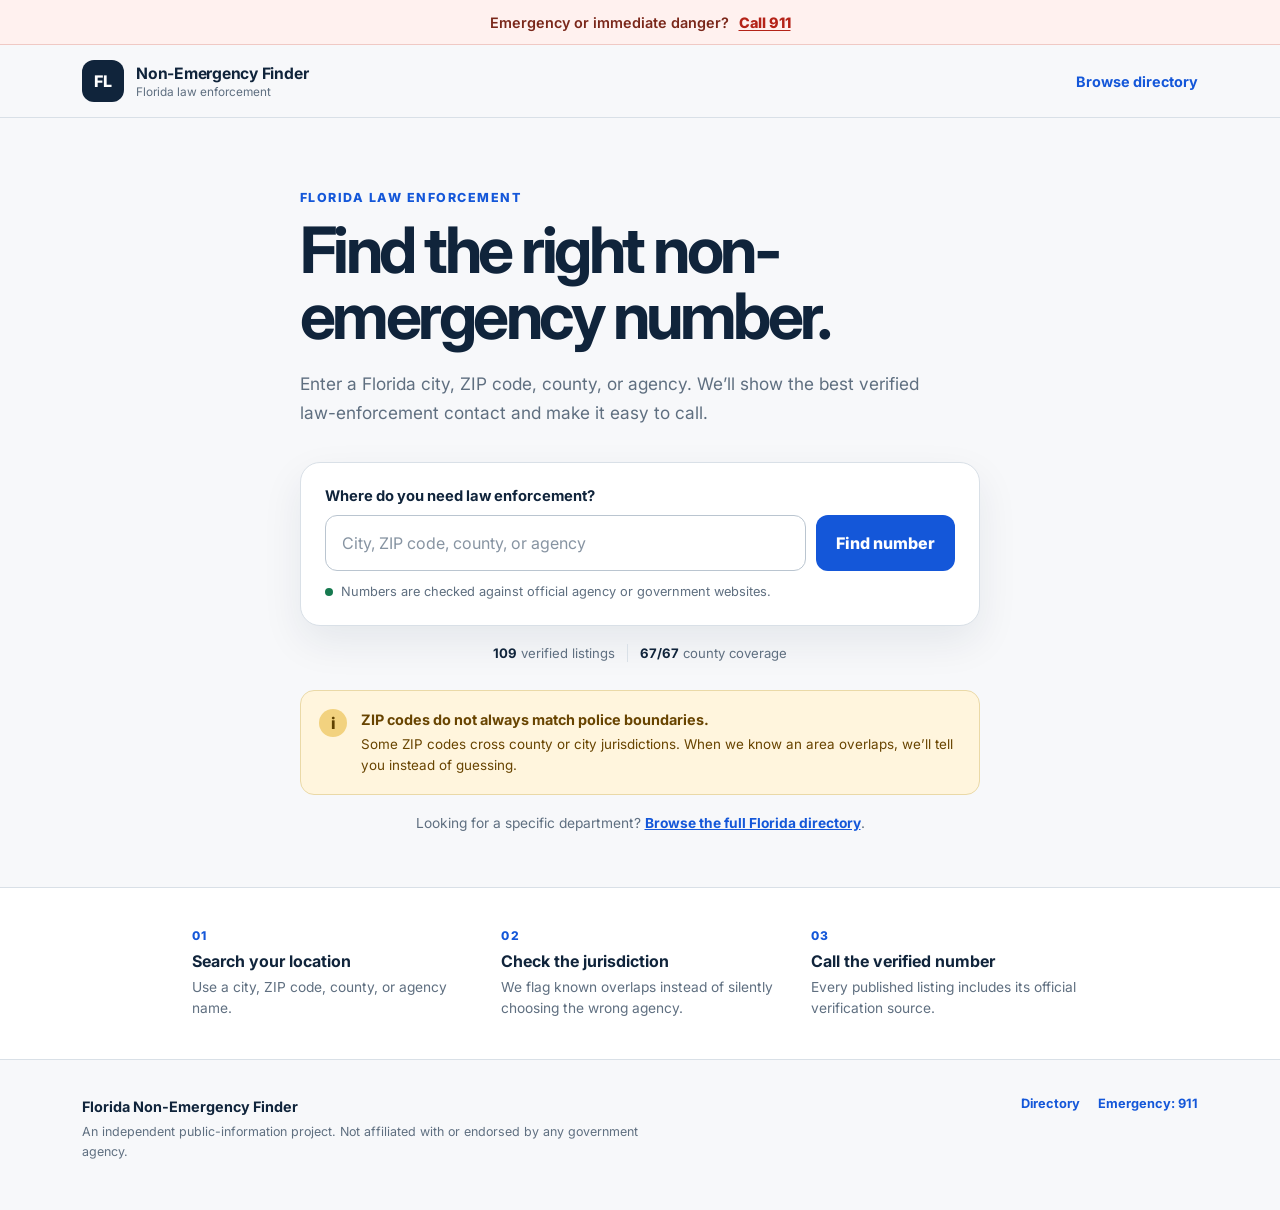
<file: index.html>
<!doctype html>
<html lang="en">
<head>
  <meta charset="utf-8">
  <meta name="viewport" content="width=device-width, initial-scale=1, viewport-fit=cover">
  <meta name="theme-color" content="#f7f8fa">
  <meta name="description" content="Find independently verified Florida law-enforcement non-emergency phone numbers by city, ZIP code, county, or agency.">
  <title>Florida Non-Emergency Finder</title>
  <link rel="preconnect" href="https://fonts.googleapis.com">
  <link rel="preconnect" href="https://fonts.gstatic.com" crossorigin>
  <link href="https://fonts.googleapis.com/css2?family=Inter:wght@400;500;600;700;800&display=swap" rel="stylesheet">
  <link rel="stylesheet" href="styles.css">
</head>
<body class="finder-page">
  <div class="emergency-banner" role="note">
    <div class="emergency-inner">
      <span>Emergency or immediate danger?</span>
      <a href="tel:911">Call 911</a>
    </div>
  </div>

  <header class="site-header">
    <div class="header-inner">
      <a class="brand" href="./" aria-label="Florida Non-Emergency Finder home">
        <span class="brand-mark" aria-hidden="true">FL</span>
        <span class="brand-copy">
          <strong>Non-Emergency Finder</strong>
          <small>Florida law enforcement</small>
        </span>
      </a>
      <a class="header-link" href="directory/">Browse directory</a>
    </div>
  </header>

  <main>
    <section id="finderIntro" class="finder-intro">
      <div class="utility-container">
        <p class="eyebrow">Florida law enforcement</p>
        <h1>Find the right non-emergency number.</h1>
        <p class="intro-copy">Enter a Florida city, ZIP code, county, or agency. We’ll show the best verified law-enforcement contact and make it easy to call.</p>

        <form id="searchForm" class="finder-search" role="search">
          <label for="searchInput">Where do you need law enforcement?</label>
          <div class="search-row">
            <input id="searchInput" name="q" type="search" inputmode="search" autocomplete="postal-code" placeholder="City, ZIP code, county, or agency" aria-describedby="searchHelp">
            <button type="submit">Find number</button>
          </div>
          <p id="searchHelp" class="search-help">
            <span class="verification-dot" aria-hidden="true"></span>
            Numbers are checked against official agency or government websites.
          </p>
        </form>

        <div class="finder-stats" aria-live="polite">
          <span><strong id="directoryCount">Loading…</strong> verified listings</span>
          <span class="stat-divider" aria-hidden="true"></span>
          <span><strong id="countyCoverage">Loading…</strong> county coverage</span>
        </div>

        <div class="jurisdiction-tip">
          <div class="tip-icon" aria-hidden="true">i</div>
          <div>
            <strong>ZIP codes do not always match police boundaries.</strong>
            <p>Some ZIP codes cross county or city jurisdictions. When we know an area overlaps, we’ll tell you instead of guessing.</p>
          </div>
        </div>

        <p class="directory-link-line">Looking for a specific department? <a href="directory/">Browse the full Florida directory</a>.</p>
      </div>
    </section>

    <section id="resultState" class="result-state" hidden aria-live="polite" aria-atomic="false">
      <div class="utility-container">
        <button type="button" id="backToSearch" class="back-link">← Search another location</button>
        <div class="result-heading">
          <p class="eyebrow">Search result</p>
          <h2 id="resultTitle">Your non-emergency contact</h2>
        </div>
        <div id="resultNotice"></div>
        <div id="resultCards" class="focused-results"></div>
      </div>
    </section>

    <section id="supportSection" class="support-section">
      <div class="support-grid">
        <article>
          <span class="support-number">01</span>
          <h2>Search your location</h2>
          <p>Use a city, ZIP code, county, or agency name.</p>
        </article>
        <article>
          <span class="support-number">02</span>
          <h2>Check the jurisdiction</h2>
          <p>We flag known overlaps instead of silently choosing the wrong agency.</p>
        </article>
        <article>
          <span class="support-number">03</span>
          <h2>Call the verified number</h2>
          <p>Every published listing includes its official verification source.</p>
        </article>
      </div>
    </section>
  </main>

  <footer class="site-footer">
    <div class="footer-inner">
      <div>
        <strong>Florida Non-Emergency Finder</strong>
        <p>An independent public-information project. Not affiliated with or endorsed by any government agency.</p>
      </div>
      <div class="footer-links">
        <a href="directory/">Directory</a>
        <a href="tel:911">Emergency: 911</a>
      </div>
    </div>
  </footer>

  <script src="data/agencies.js"></script>
  <script src="data/agencies-expanded.js"></script>
  <script src="data/county-completion.js"></script>
  <script src="data/municipal-extra.js"></script>
  <script src="data/major-municipal.js"></script>
  <script src="app.js"></script>
</body>
</html>
</file>
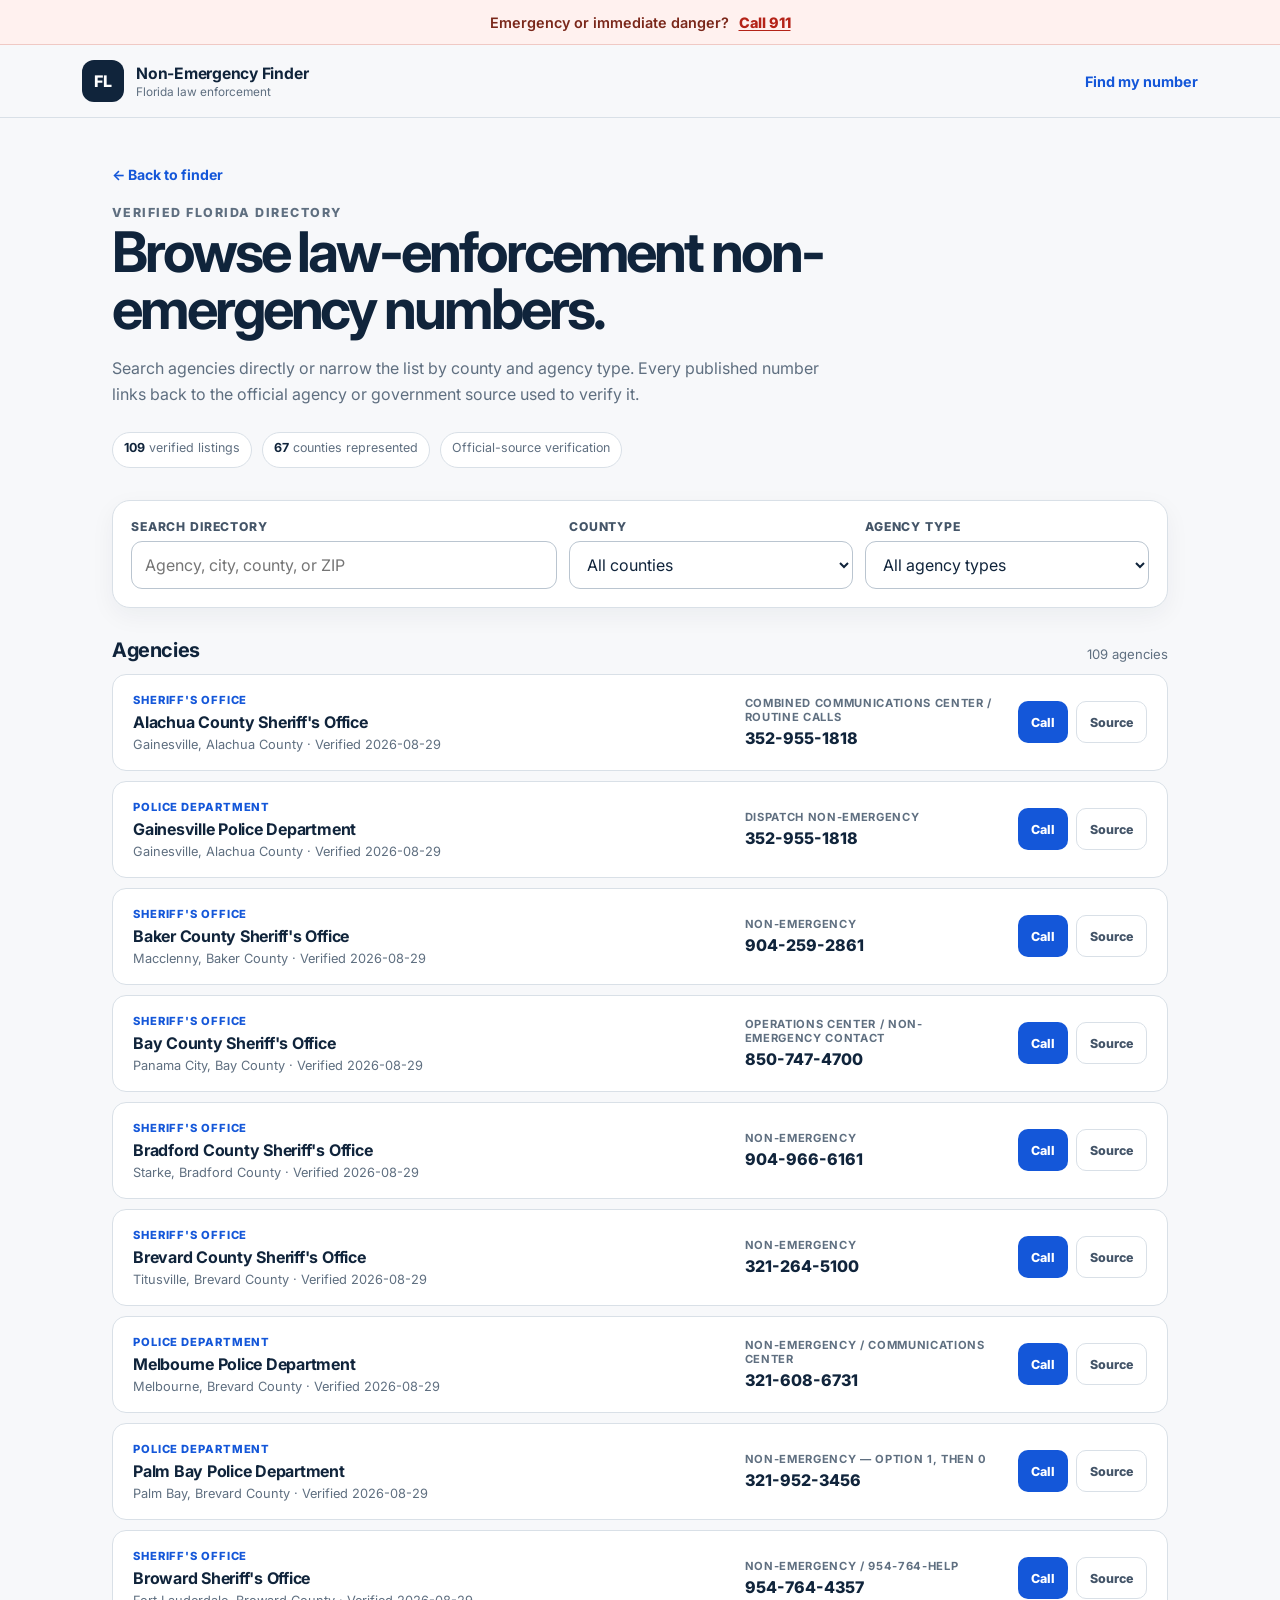
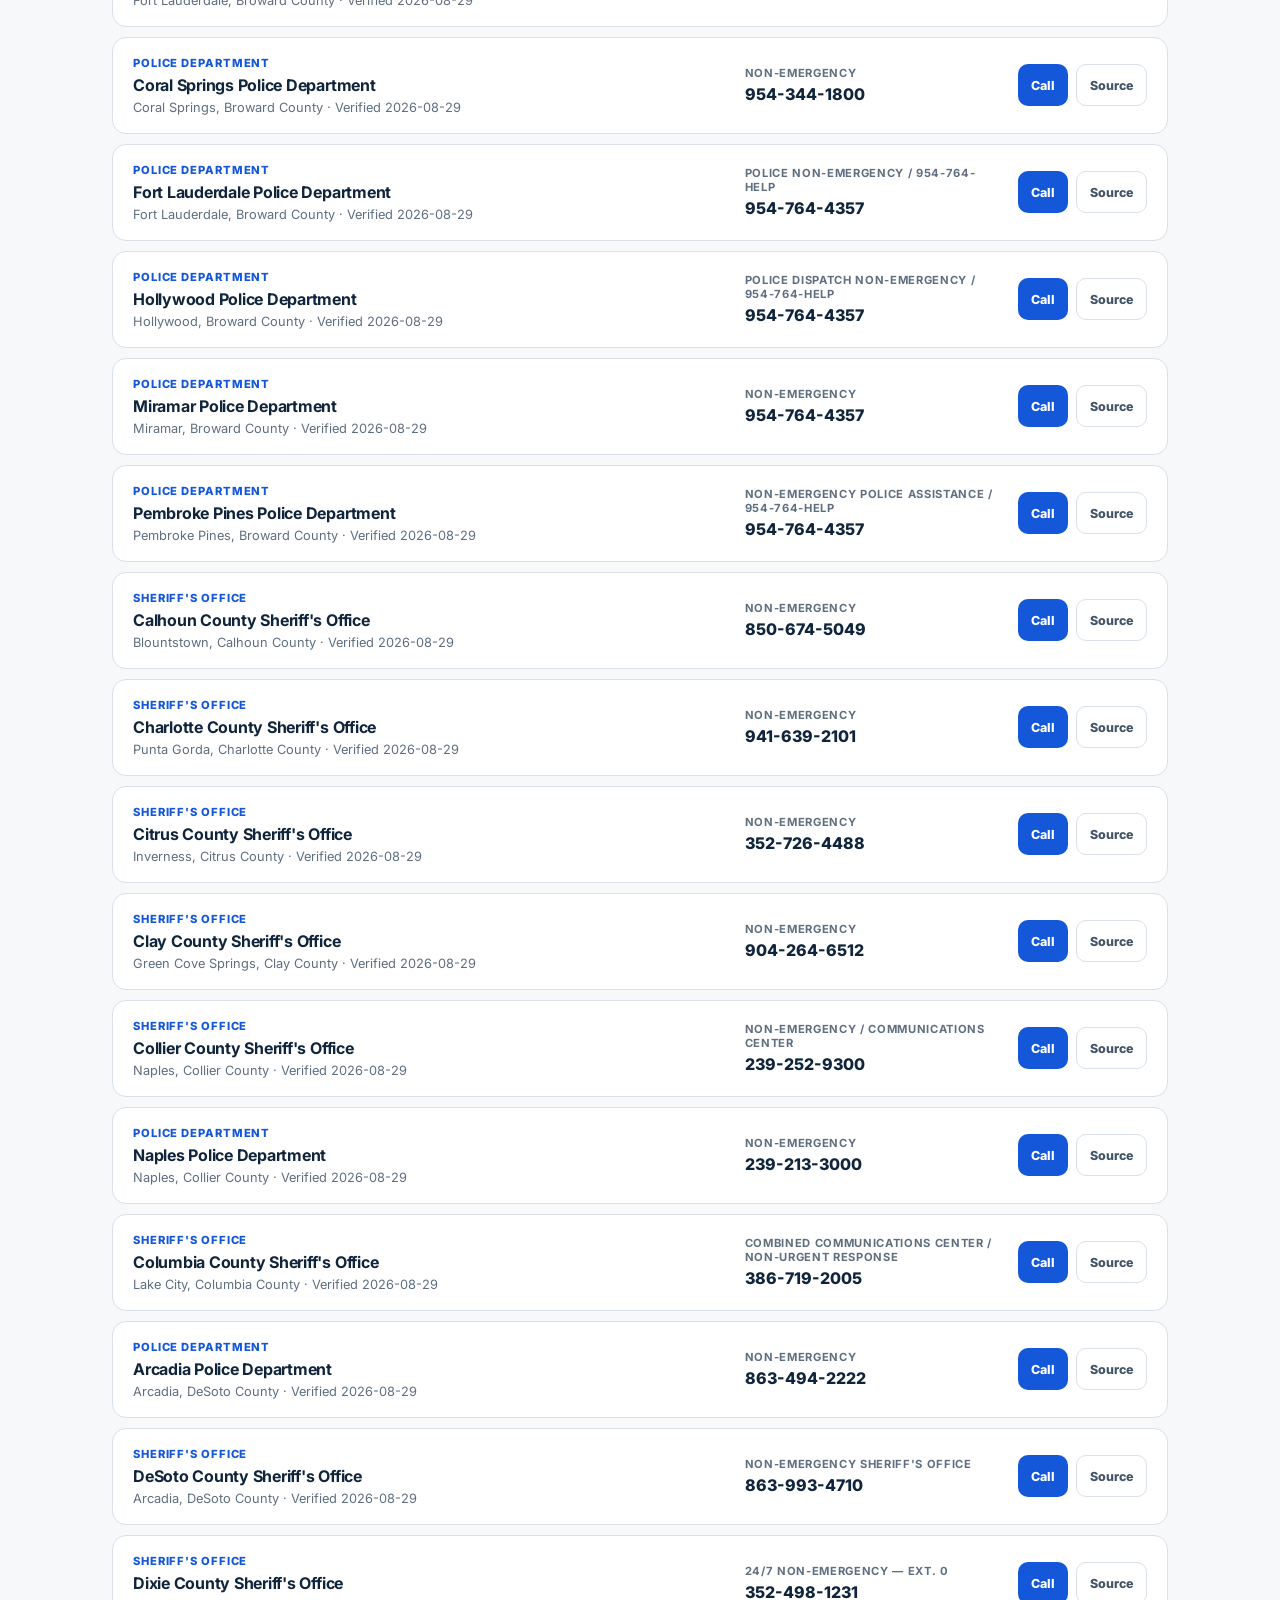
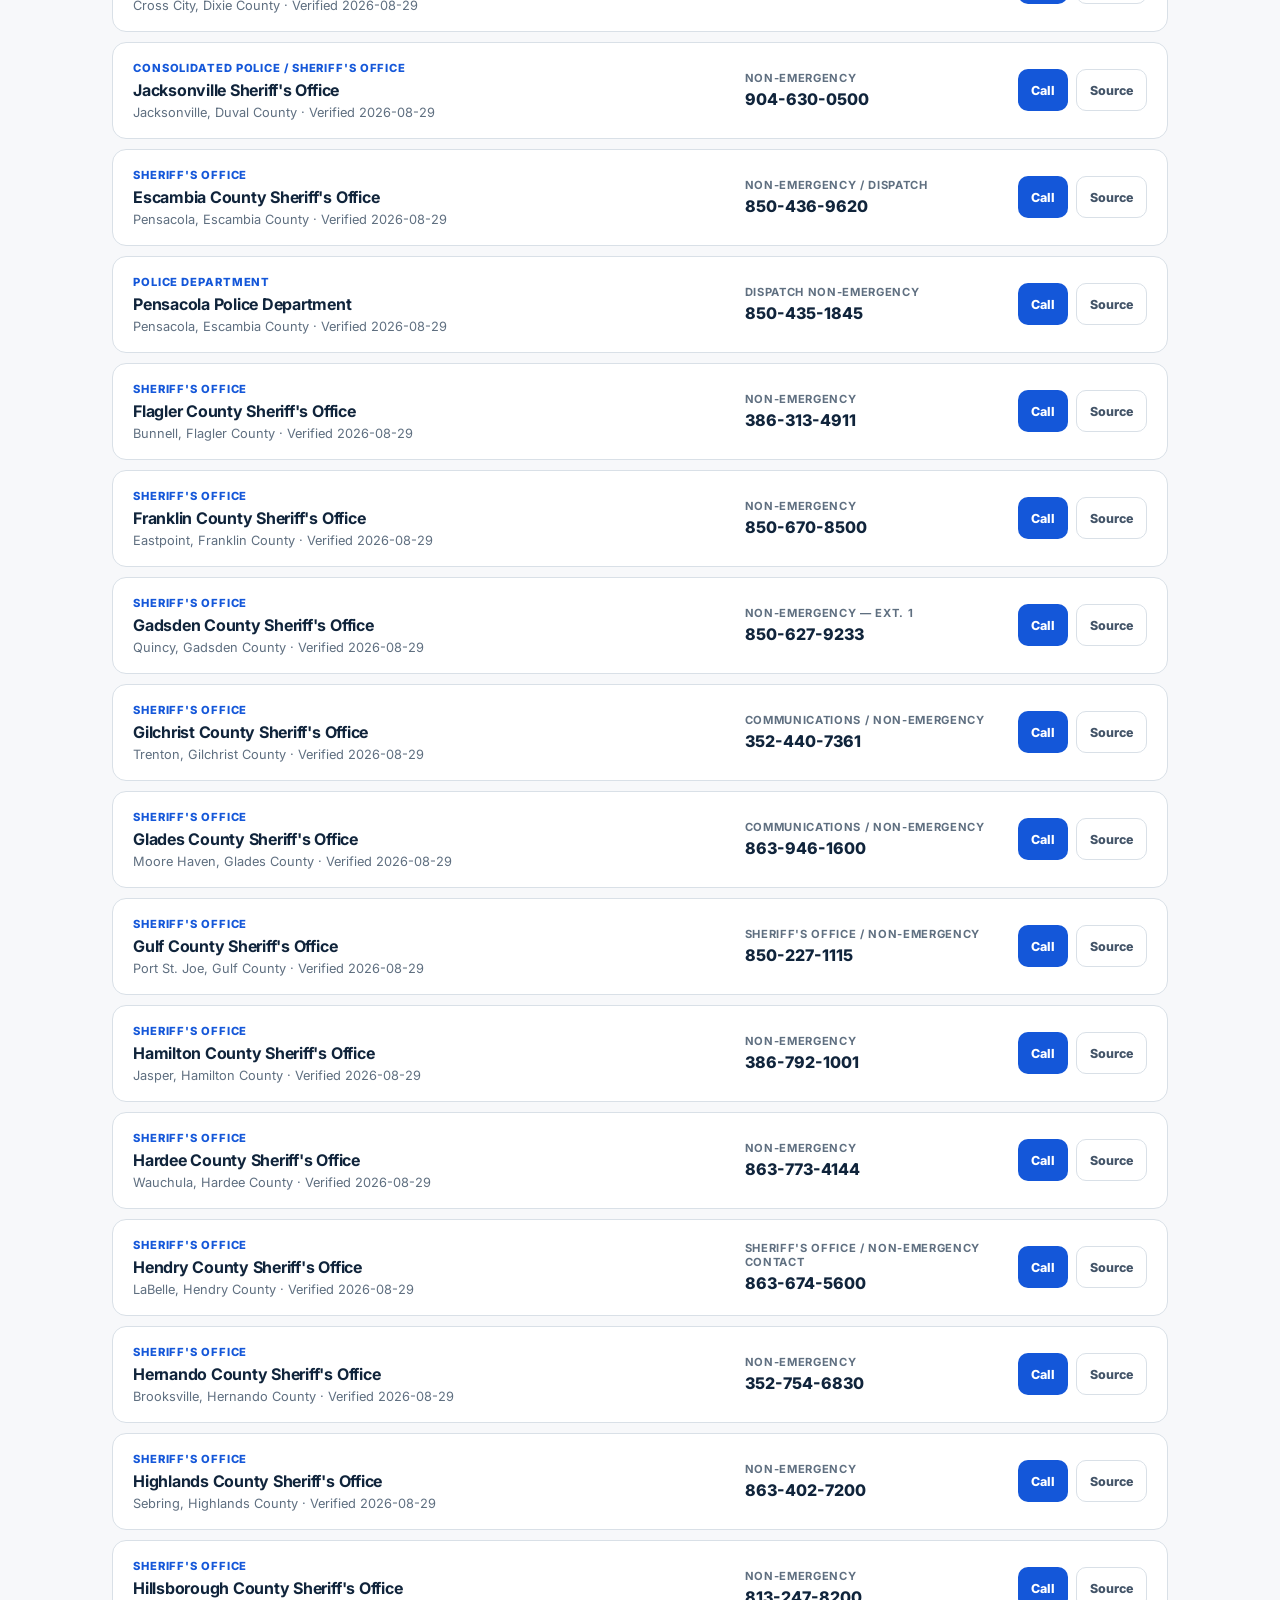
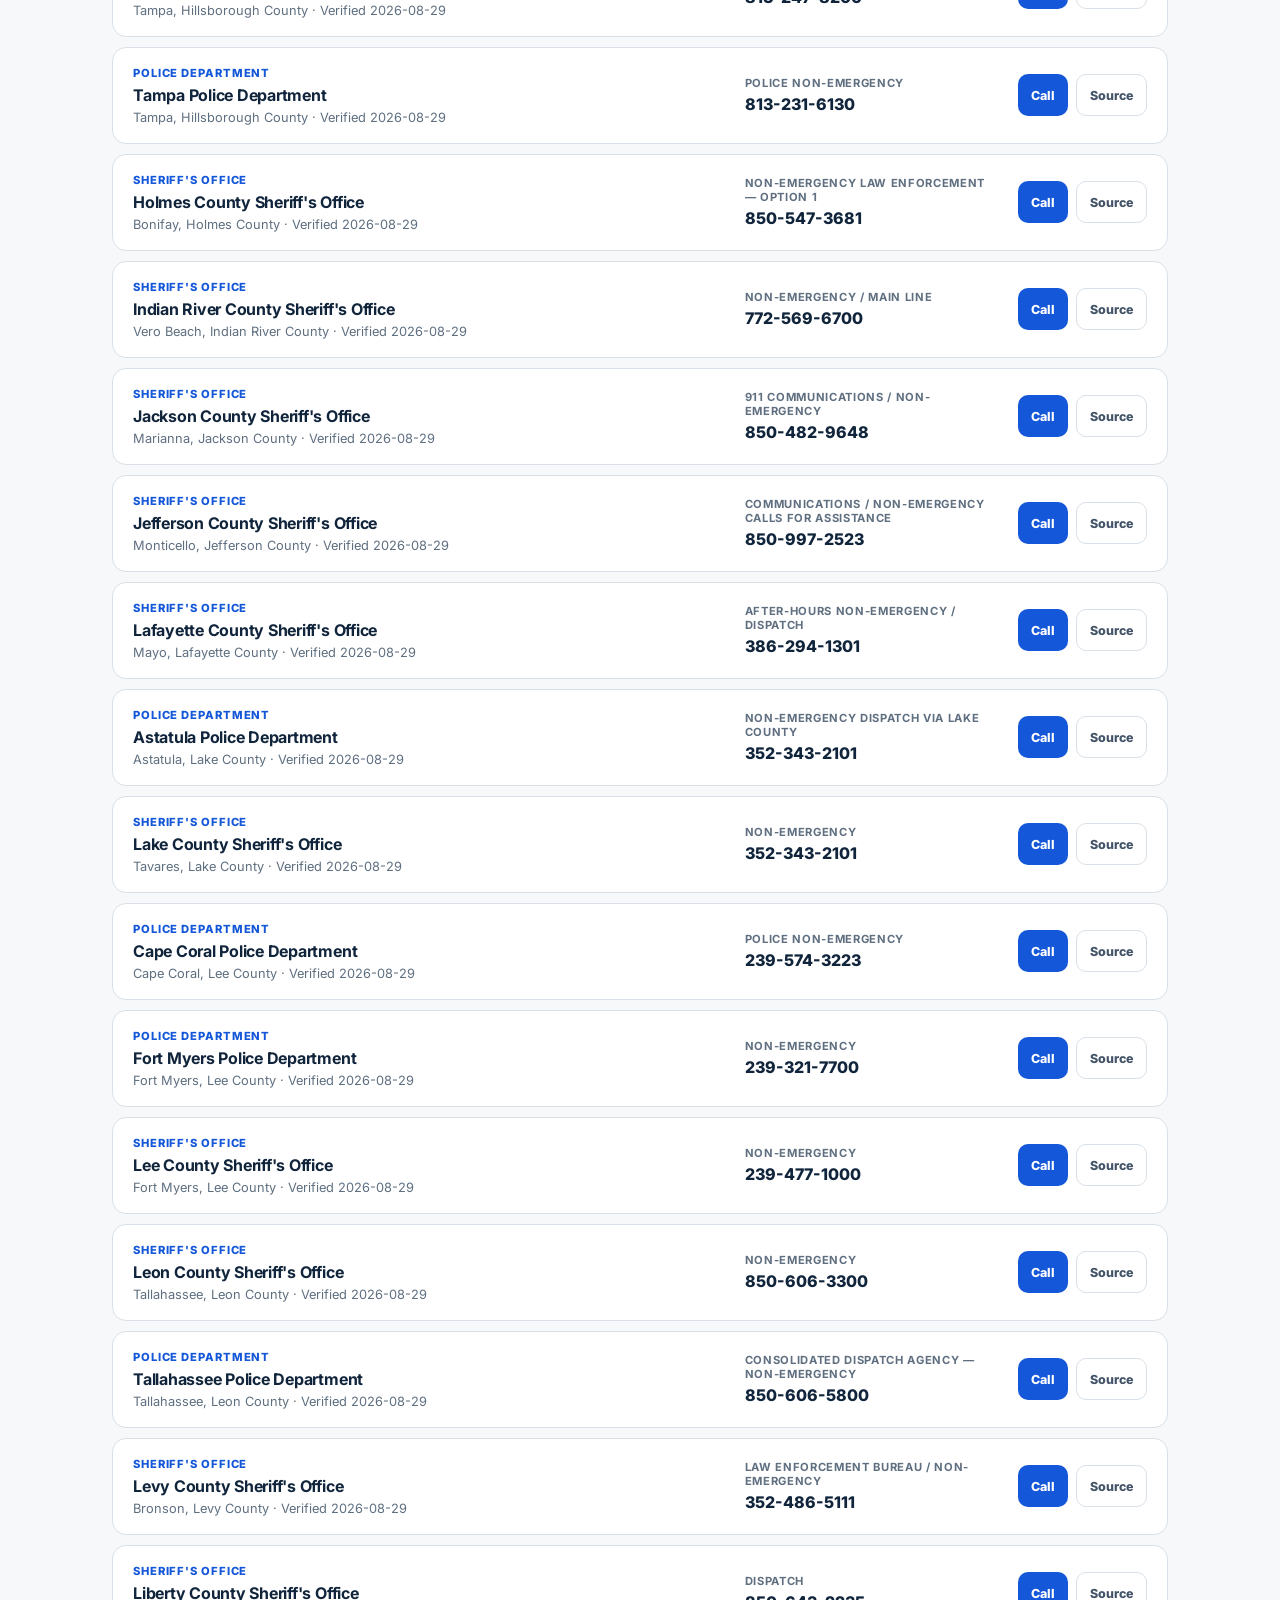
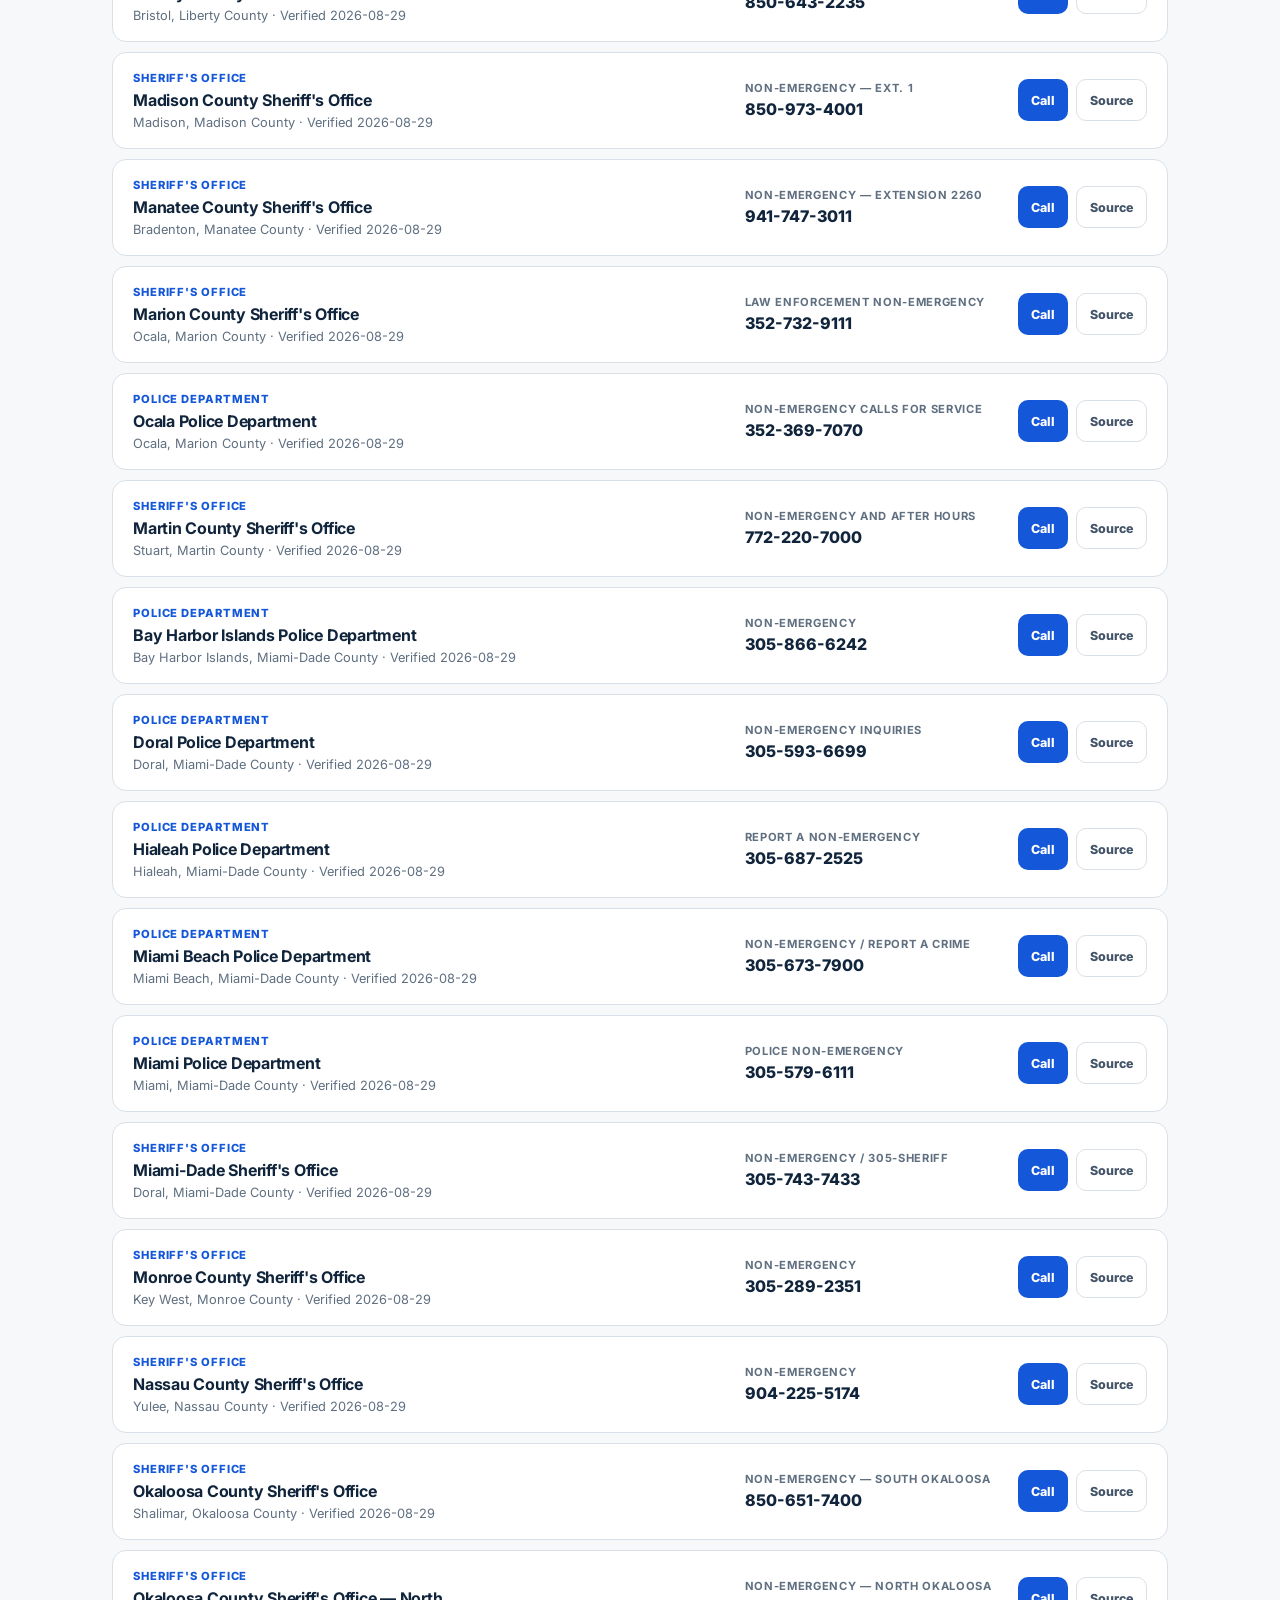
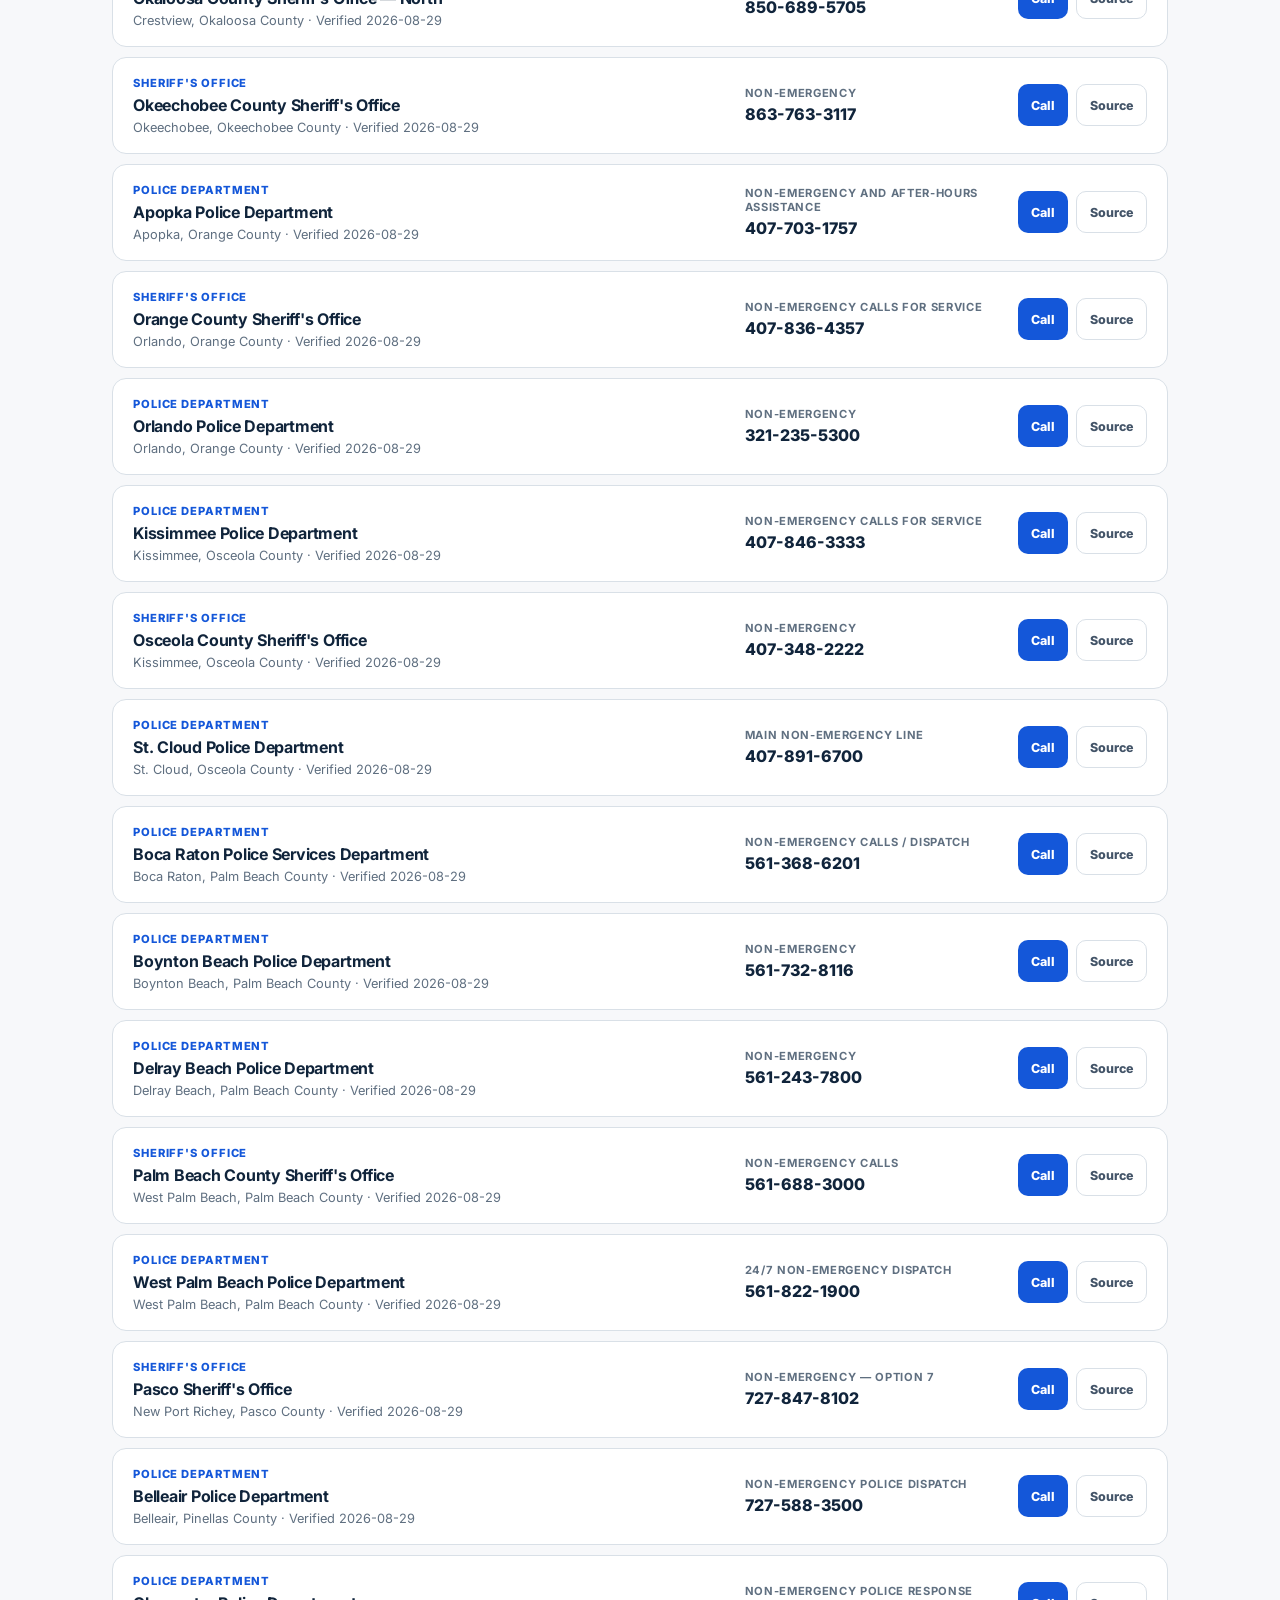
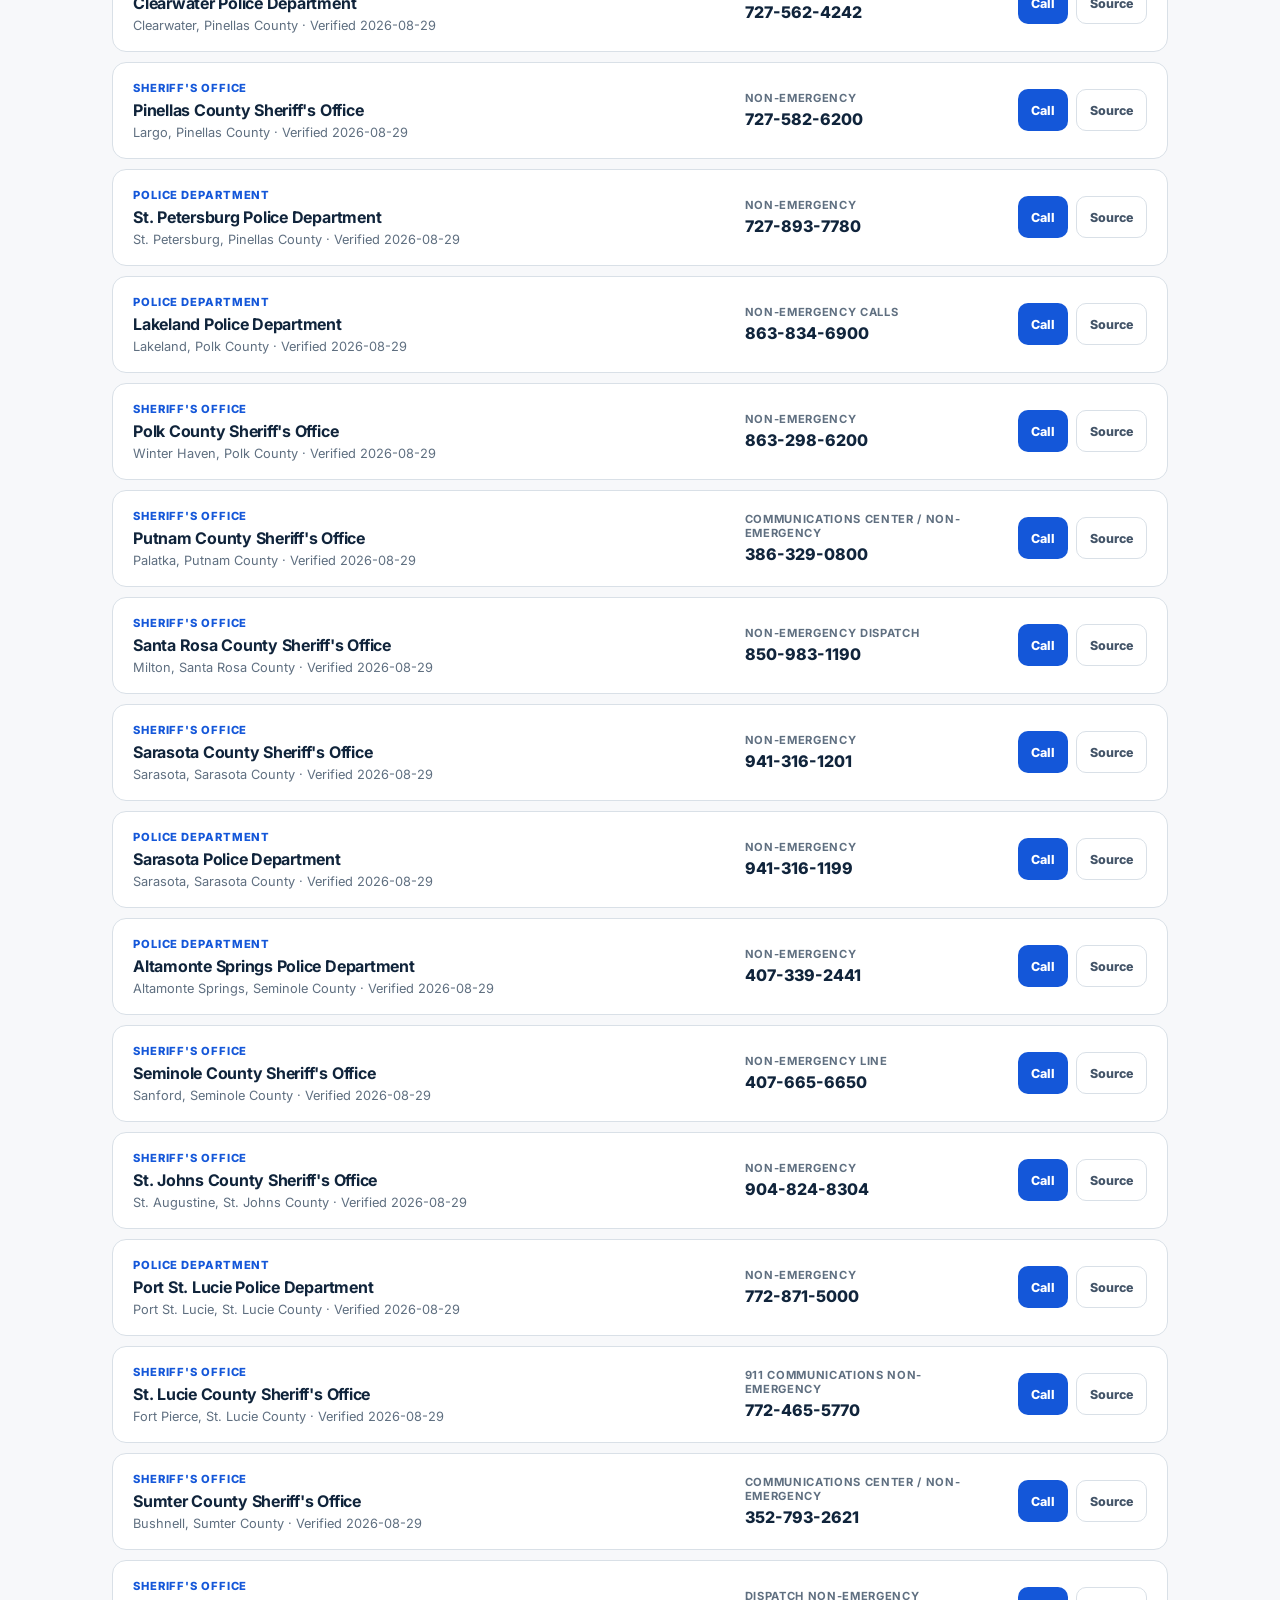
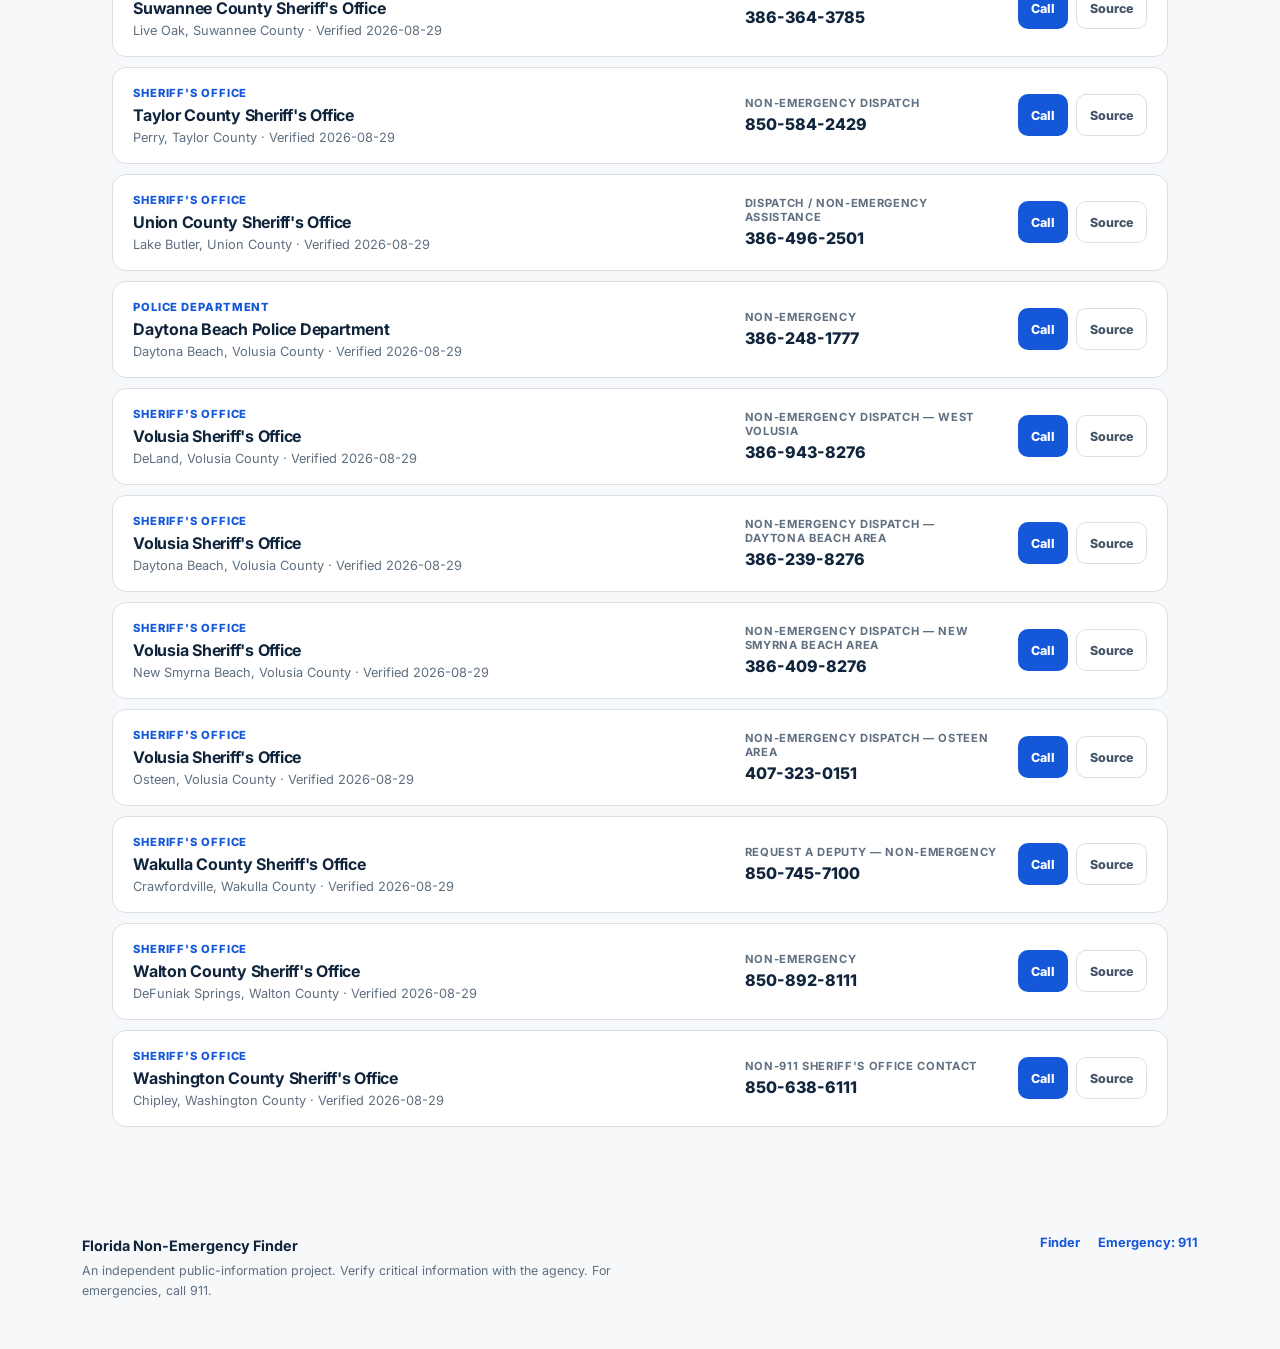
<file: directory/index.html>
<!doctype html>
<html lang="en">
<head>
  <meta charset="utf-8">
  <meta name="viewport" content="width=device-width, initial-scale=1, viewport-fit=cover">
  <meta name="theme-color" content="#f7f8fa">
  <meta name="description" content="Browse verified Florida law-enforcement non-emergency phone numbers by county and agency type.">
  <title>Florida Law Enforcement Directory</title>
  <link rel="preconnect" href="https://fonts.googleapis.com">
  <link rel="preconnect" href="https://fonts.gstatic.com" crossorigin>
  <link href="https://fonts.googleapis.com/css2?family=Inter:wght@400;500;600;700;800&display=swap" rel="stylesheet">
  <link rel="stylesheet" href="../styles.css">
</head>
<body class="directory-page">
  <div class="emergency-banner" role="note">
    <div class="emergency-inner">
      <span>Emergency or immediate danger?</span>
      <a href="tel:911">Call 911</a>
    </div>
  </div>

  <header class="site-header">
    <div class="header-inner">
      <a class="brand" href="../" aria-label="Florida Non-Emergency Finder home">
        <span class="brand-mark" aria-hidden="true">FL</span>
        <span class="brand-copy">
          <strong>Non-Emergency Finder</strong>
          <small>Florida law enforcement</small>
        </span>
      </a>
      <a class="header-link" href="../">Find my number</a>
    </div>
  </header>

  <main>
    <div class="directory-shell">
      <div class="directory-topline">
        <a class="directory-back" href="../">← Back to finder</a>
      </div>

      <section class="directory-heading">
        <p class="eyebrow">Verified Florida directory</p>
        <h1>Browse law-enforcement non-emergency numbers.</h1>
        <p>Search agencies directly or narrow the list by county and agency type. Every published number links back to the official agency or government source used to verify it.</p>
      </section>

      <div class="directory-summary-bar" aria-live="polite">
        <span class="summary-chip"><strong id="directoryListingCount">—</strong> verified listings</span>
        <span class="summary-chip"><strong id="directoryCountyCount">—</strong> counties represented</span>
        <span class="summary-chip">Official-source verification</span>
      </div>

      <section class="directory-controls" aria-label="Directory search and filters">
        <div class="control-group">
          <label for="directorySearch">Search directory</label>
          <input id="directorySearch" type="search" placeholder="Agency, city, county, or ZIP">
        </div>
        <div class="control-group">
          <label for="countyFilter">County</label>
          <select id="countyFilter"><option value="">All counties</option></select>
        </div>
        <div class="control-group">
          <label for="typeFilter">Agency type</label>
          <select id="typeFilter"><option value="">All agency types</option></select>
        </div>
      </section>

      <section aria-live="polite">
        <div class="directory-results-header">
          <h2>Agencies</h2>
          <span id="directoryResultCount"></span>
        </div>
        <div id="directoryResults" class="directory-list"></div>
      </section>
    </div>
  </main>

  <footer class="site-footer">
    <div class="footer-inner">
      <div>
        <strong>Florida Non-Emergency Finder</strong>
        <p>An independent public-information project. Verify critical information with the agency. For emergencies, call 911.</p>
      </div>
      <div class="footer-links">
        <a href="../">Finder</a>
        <a href="tel:911">Emergency: 911</a>
      </div>
    </div>
  </footer>

  <script src="../data/agencies.js"></script>
  <script src="../data/agencies-expanded.js"></script>
  <script src="../data/county-completion.js"></script>
  <script src="../data/municipal-extra.js"></script>
  <script src="../data/major-municipal.js"></script>
  <script src="directory.js"></script>
</body>
</html>
</file>
<file: styles.css>
:root{
  --page:#f7f8fa;
  --surface:#ffffff;
  --surface-soft:#f1f4f7;
  --ink:#10243b;
  --muted:#5f6f80;
  --line:#d9e0e7;
  --blue:#1457d9;
  --blue-dark:#0d45b2;
  --blue-soft:#edf3ff;
  --green:#16794f;
  --green-soft:#eaf7f0;
  --amber:#9a5b00;
  --amber-soft:#fff5dd;
  --red:#b42318;
  --red-soft:#fff1ef;
  --shadow:0 16px 40px rgba(16,36,59,.08);
  --radius:18px;
}

*{box-sizing:border-box}
html{scroll-behavior:smooth}
body{
  margin:0;
  min-height:100vh;
  background:var(--page);
  color:var(--ink);
  font-family:Inter,system-ui,-apple-system,BlinkMacSystemFont,"Segoe UI",sans-serif;
  -webkit-font-smoothing:antialiased;
}
a{color:inherit}
button,input,select{font:inherit}
button,a{-webkit-tap-highlight-color:transparent}

.emergency-banner{
  background:var(--red-soft);
  border-bottom:1px solid #f0c9c4;
  color:#7a271a;
}
.emergency-inner{
  max-width:1180px;
  margin:0 auto;
  min-height:44px;
  padding:8px 32px;
  display:flex;
  align-items:center;
  justify-content:center;
  gap:10px;
  font-size:.9rem;
  font-weight:600;
}
.emergency-inner a{
  color:var(--red);
  font-weight:800;
  text-decoration:underline;
  text-underline-offset:2px;
}

.site-header{
  background:rgba(247,248,250,.96);
  border-bottom:1px solid var(--line);
  position:sticky;
  top:0;
  z-index:20;
  backdrop-filter:blur(12px);
}
.header-inner{
  max-width:1180px;
  min-height:72px;
  margin:0 auto;
  padding:0 32px;
  display:flex;
  align-items:center;
  justify-content:space-between;
  gap:24px;
}
.brand{
  display:flex;
  align-items:center;
  gap:12px;
  text-decoration:none;
}
.brand-mark{
  width:42px;
  height:42px;
  border-radius:12px;
  display:grid;
  place-items:center;
  background:var(--ink);
  color:#fff;
  font-weight:800;
  letter-spacing:-.03em;
}
.brand-copy strong,.brand-copy small{display:block}
.brand-copy strong{font-size:.98rem;letter-spacing:-.015em}
.brand-copy small{margin-top:2px;color:var(--muted);font-size:.74rem}
.header-link{
  min-height:44px;
  display:inline-flex;
  align-items:center;
  color:var(--blue);
  text-decoration:none;
  font-size:.9rem;
  font-weight:700;
}
.header-link:hover{text-decoration:underline}

.utility-container{
  width:min(680px,calc(100% - 64px));
  margin:0 auto;
}
.finder-intro{padding:72px 0 56px}
.eyebrow{
  margin:0 0 12px;
  color:var(--blue);
  font-size:.78rem;
  font-weight:800;
  letter-spacing:.12em;
  text-transform:uppercase;
}
h1,h2,h3,p{overflow-wrap:anywhere}
h1{
  margin:0;
  max-width:640px;
  font-size:clamp(2.25rem,6vw,4rem);
  line-height:1.03;
  letter-spacing:-.055em;
}
.intro-copy{
  max-width:620px;
  margin:20px 0 0;
  color:var(--muted);
  font-size:1.08rem;
  line-height:1.7;
}

.finder-search{
  margin-top:34px;
  padding:24px;
  background:var(--surface);
  border:1px solid var(--line);
  border-radius:20px;
  box-shadow:var(--shadow);
}
.finder-search label{
  display:block;
  margin-bottom:10px;
  font-size:.92rem;
  font-weight:700;
}
.search-row{
  display:grid;
  grid-template-columns:1fr auto;
  gap:10px;
}
.search-row input{
  width:100%;
  height:56px;
  padding:0 16px;
  border:1px solid #bac5d0;
  border-radius:12px;
  background:#fff;
  color:var(--ink);
  font-size:1rem;
  outline:none;
}
.search-row input::placeholder{color:#8794a2}
.search-row input:focus{
  border-color:var(--blue);
  box-shadow:0 0 0 3px rgba(20,87,217,.12);
}
.search-row button{
  min-width:136px;
  height:56px;
  padding:0 20px;
  border:0;
  border-radius:12px;
  background:var(--blue);
  color:#fff;
  font-weight:800;
  cursor:pointer;
}
.search-row button:hover{background:var(--blue-dark)}
.search-help{
  margin:12px 0 0;
  display:flex;
  align-items:center;
  gap:8px;
  color:var(--muted);
  font-size:.8rem;
  line-height:1.45;
}
.verification-dot{
  width:8px;
  height:8px;
  flex:0 0 8px;
  border-radius:50%;
  background:var(--green);
}

.finder-stats{
  margin-top:18px;
  display:flex;
  align-items:center;
  justify-content:center;
  gap:12px;
  color:var(--muted);
  font-size:.82rem;
}
.finder-stats strong{color:var(--ink)}
.stat-divider{width:1px;height:18px;background:var(--line)}

.jurisdiction-tip{
  margin-top:28px;
  padding:18px;
  display:flex;
  gap:14px;
  border:1px solid #ead9a7;
  border-radius:14px;
  background:var(--amber-soft);
  color:#684400;
}
.tip-icon{
  flex:0 0 28px;
  width:28px;
  height:28px;
  border-radius:50%;
  display:grid;
  place-items:center;
  background:#f2d27f;
  color:#5f4100;
  font-weight:800;
}
.jurisdiction-tip strong{font-size:.9rem}
.jurisdiction-tip p{margin:5px 0 0;font-size:.84rem;line-height:1.55}
.directory-link-line{
  margin:20px 0 0;
  text-align:center;
  color:var(--muted);
  font-size:.86rem;
}
.directory-link-line a{color:var(--blue);font-weight:700}

.result-state{padding:48px 0 64px}
.back-link{
  min-height:44px;
  padding:0;
  border:0;
  background:transparent;
  color:var(--blue);
  font-weight:700;
  cursor:pointer;
}
.result-heading{margin-top:18px}
.result-heading h2{
  margin:0;
  font-size:clamp(2rem,5vw,3rem);
  line-height:1.08;
  letter-spacing:-.045em;
}
.focused-results{display:grid;gap:16px;margin-top:22px}

.agency-result-card{
  padding:28px;
  background:var(--surface);
  border:1px solid var(--line);
  border-radius:22px;
  box-shadow:var(--shadow);
}
.confidence-row{
  display:flex;
  align-items:center;
  justify-content:space-between;
  gap:12px;
  flex-wrap:wrap;
  margin-bottom:18px;
}
.confidence-badge,.source-badge{
  display:inline-flex;
  align-items:center;
  gap:7px;
  min-height:30px;
  padding:5px 10px;
  border-radius:999px;
  font-size:.76rem;
  font-weight:800;
}
.confidence-badge.exact{background:var(--blue-soft);color:#143d91}
.confidence-badge.likely{background:var(--amber-soft);color:var(--amber)}
.confidence-badge.ambiguous{background:var(--amber-soft);color:var(--amber)}
.source-badge{background:var(--green-soft);color:var(--green)}
.agency-result-card h3{
  margin:0;
  font-size:clamp(1.8rem,4.5vw,2.35rem);
  line-height:1.12;
  letter-spacing:-.04em;
}
.agency-subtitle{
  margin:8px 0 0;
  color:var(--muted);
  font-size:.95rem;
  line-height:1.55;
}
.match-reason{
  margin:18px 0 0;
  padding:14px 16px;
  border-left:3px solid var(--blue);
  background:#f7f9fc;
  color:#3f5164;
  font-size:.88rem;
  line-height:1.55;
}
.phone-panel{
  margin-top:24px;
  padding-top:22px;
  border-top:1px solid var(--line);
}
.phone-label{
  display:block;
  color:var(--muted);
  font-size:.78rem;
  font-weight:700;
  text-transform:uppercase;
  letter-spacing:.08em;
}
.phone-number{
  display:inline-block;
  margin-top:5px;
  color:var(--ink);
  font-size:clamp(2rem,7vw,2.75rem);
  line-height:1.05;
  font-weight:800;
  letter-spacing:-.045em;
  text-decoration:none;
}
.result-actions{
  display:grid;
  grid-template-columns:1fr 1fr;
  gap:10px;
  margin-top:22px;
}
.primary-action,.secondary-action{
  min-height:56px;
  padding:0 18px;
  border-radius:12px;
  display:inline-flex;
  align-items:center;
  justify-content:center;
  text-align:center;
  font-weight:800;
  text-decoration:none;
}
.primary-action{background:var(--blue);color:#fff}
.primary-action:hover{background:var(--blue-dark)}
.secondary-action{border:1px solid #bcc7d3;background:#fff;color:var(--ink)}
.secondary-action:hover{background:var(--surface-soft)}
.verification-meta{
  margin-top:16px;
  color:var(--muted);
  font-size:.78rem;
  line-height:1.5;
}
.result-notice{
  margin-top:20px;
  padding:16px 18px;
  border:1px solid #ead39a;
  border-radius:14px;
  background:var(--amber-soft);
  color:#654500;
  font-size:.9rem;
  line-height:1.6;
}
.result-notice strong{display:block;margin-bottom:3px}
.no-result-card{
  margin-top:22px;
  padding:28px;
  border:1px solid var(--line);
  border-radius:18px;
  background:var(--surface);
}
.no-result-card h3{margin:0;font-size:1.35rem}
.no-result-card p{color:var(--muted);line-height:1.6}

.support-section{
  border-top:1px solid var(--line);
  border-bottom:1px solid var(--line);
  background:#fff;
}
.support-grid{
  max-width:960px;
  margin:0 auto;
  padding:40px 32px;
  display:grid;
  grid-template-columns:repeat(3,1fr);
  gap:32px;
}
.support-grid article{min-width:0}
.support-number{
  display:block;
  color:var(--blue);
  font-size:.75rem;
  font-weight:800;
  letter-spacing:.12em;
}
.support-grid h2{margin:8px 0 6px;font-size:1rem}
.support-grid p{margin:0;color:var(--muted);font-size:.86rem;line-height:1.55}

.site-footer{padding:36px 0 48px}
.footer-inner{
  max-width:1180px;
  margin:0 auto;
  padding:0 32px;
  display:flex;
  justify-content:space-between;
  gap:28px;
  color:var(--muted);
}
.footer-inner strong{color:var(--ink);font-size:.9rem}
.footer-inner p{max-width:600px;margin:6px 0 0;font-size:.78rem;line-height:1.6}
.footer-links{display:flex;gap:18px;align-items:flex-start}
.footer-links a{color:var(--blue);font-size:.8rem;font-weight:700;text-decoration:none}
.footer-links a:hover{text-decoration:underline}

/* Directory */
.directory-page main{padding:48px 0 72px}
.directory-shell{max-width:1120px;margin:0 auto;padding:0 32px}
.directory-topline{display:flex;align-items:center;justify-content:space-between;gap:20px}
.directory-back{color:var(--blue);font-weight:700;text-decoration:none;font-size:.88rem}
.directory-heading{margin-top:20px}
.directory-heading h1{max-width:760px;font-size:clamp(2.1rem,5vw,3.5rem)}
.directory-heading p{max-width:720px;margin:16px 0 0;color:var(--muted);line-height:1.65}
.directory-summary-bar{
  margin-top:24px;
  display:flex;
  flex-wrap:wrap;
  gap:10px;
}
.summary-chip{
  min-height:36px;
  padding:7px 11px;
  border:1px solid var(--line);
  border-radius:999px;
  background:#fff;
  color:var(--muted);
  font-size:.78rem;
}
.summary-chip strong{color:var(--ink)}
.directory-controls{
  margin-top:32px;
  padding:18px;
  display:grid;
  grid-template-columns:minmax(240px,1.5fr) minmax(180px,1fr) minmax(180px,1fr);
  gap:12px;
  border:1px solid var(--line);
  border-radius:18px;
  background:#fff;
  box-shadow:0 8px 24px rgba(16,36,59,.05);
}
.control-group{display:grid;gap:7px}
.control-group label{font-size:.76rem;font-weight:800;color:#445568;text-transform:uppercase;letter-spacing:.07em}
.directory-controls input,.directory-controls select{
  width:100%;
  height:48px;
  padding:0 13px;
  border:1px solid #bac5d0;
  border-radius:11px;
  background:#fff;
  color:var(--ink);
  outline:none;
}
.directory-controls input:focus,.directory-controls select:focus{border-color:var(--blue);box-shadow:0 0 0 3px rgba(20,87,217,.1)}
.directory-results-header{
  margin:30px 0 12px;
  display:flex;
  align-items:end;
  justify-content:space-between;
  gap:20px;
}
.directory-results-header h2{margin:0;font-size:1.25rem;letter-spacing:-.02em}
.directory-results-header span{color:var(--muted);font-size:.82rem}
.directory-list{display:grid;gap:10px}
.directory-card{
  padding:18px 20px;
  display:grid;
  grid-template-columns:minmax(0,1.4fr) minmax(160px,.6fr) auto;
  gap:20px;
  align-items:center;
  border:1px solid var(--line);
  border-radius:14px;
  background:#fff;
}
.directory-card-main{min-width:0}
.directory-card-type{color:var(--blue);font-size:.7rem;font-weight:800;letter-spacing:.08em;text-transform:uppercase}
.directory-card h3{margin:5px 0 0;font-size:1rem;letter-spacing:-.015em}
.directory-card-location{margin:5px 0 0;color:var(--muted);font-size:.8rem}
.directory-phone span{display:block;color:var(--muted);font-size:.7rem;text-transform:uppercase;letter-spacing:.06em;font-weight:700}
.directory-phone a{display:inline-block;margin-top:4px;color:var(--ink);font-weight:800;text-decoration:none}
.directory-actions{display:flex;gap:8px}
.small-action{
  min-height:42px;
  padding:0 13px;
  display:inline-flex;
  align-items:center;
  justify-content:center;
  border-radius:10px;
  font-size:.78rem;
  font-weight:800;
  text-decoration:none;
}
.small-action.call{background:var(--blue);color:#fff}
.small-action.source{border:1px solid var(--line);color:#435468;background:#fff}
.directory-empty{padding:40px;text-align:center;border:1px dashed #bac5d0;border-radius:16px;background:#fff;color:var(--muted)}

[hidden]{display:none!important}

@media(max-width:820px){
  .support-grid{grid-template-columns:1fr;gap:22px}
  .directory-controls{grid-template-columns:1fr 1fr}
  .control-group:first-child{grid-column:1/-1}
  .directory-card{grid-template-columns:1fr auto}
  .directory-phone{grid-column:1/2}
  .directory-actions{grid-column:2/3;grid-row:1/3;flex-direction:column}
}

@media(max-width:700px){
  .emergency-inner{padding:8px 16px;font-size:.82rem}
  .header-inner{min-height:64px;padding:0 16px}
  .brand-mark{width:38px;height:38px}
  .brand-copy small{display:none}
  .header-link{font-size:.8rem}
  .utility-container{width:calc(100% - 32px)}
  .finder-intro{padding:48px 0 40px}
  .intro-copy{font-size:1rem}
  .finder-search{padding:16px;margin-top:26px}
  .search-row{grid-template-columns:1fr}
  .search-row input,.search-row button{height:56px;width:100%}
  .finder-stats{flex-wrap:wrap;gap:8px;text-align:center}
  .stat-divider{display:none}
  .jurisdiction-tip{padding:15px}
  .result-state{padding:34px 0 48px}
  .agency-result-card{padding:20px}
  .confidence-row{align-items:flex-start}
  .result-actions{grid-template-columns:1fr}
  .primary-action,.secondary-action{min-height:56px}
  .support-grid{padding:32px 16px}
  .footer-inner{padding:0 16px;display:grid}
  .footer-links{justify-content:flex-start}
  .directory-page main{padding:32px 0 56px}
  .directory-shell{padding:0 16px}
  .directory-controls{grid-template-columns:1fr;padding:14px}
  .control-group:first-child{grid-column:auto}
  .directory-card{grid-template-columns:1fr;padding:16px}
  .directory-phone,.directory-actions{grid-column:auto;grid-row:auto}
  .directory-actions{flex-direction:row}
  .small-action{flex:1}
}
</file>
